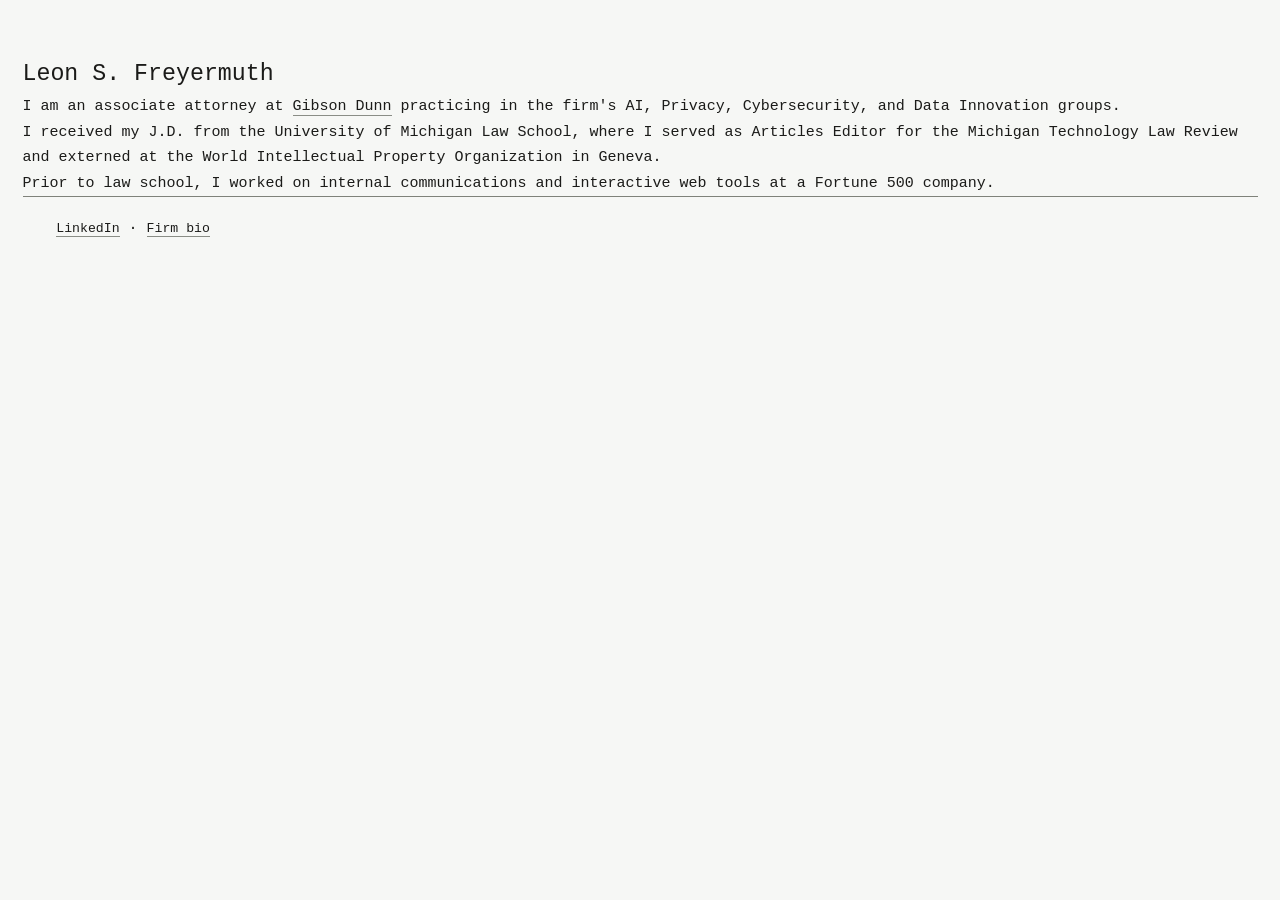
<file: index.html>
<!DOCTYPE html>
<html lang="en">
<head>
	<!-- Google tag (gtag.js) -->
	<script async src="https://www.googletagmanager.com/gtag/js?id=G-4BSLJMY8WP"></script>
	<script>
	  window.dataLayer = window.dataLayer || [];
	  function gtag(){dataLayer.push(arguments);}
	  gtag('js', new Date());

	  gtag('config', 'G-4BSLJMY8WP');
	</script>
	  
    <meta charset="UTF-8">
    <meta name="viewport" content="width=device-width, initial-scale=1.0">
    <title>Leon S. Freyermuth</title>

    <meta name="description" content="Leon S. Freyermuth is an associate attorney at Gibson Dunn practicing in the firm's AI, Privacy, Cybersecurity, and Data Innovation groups.">

    <!-- Open Graph -->
    <meta property="og:title" content="Leon S. Freyermuth">
    <meta property="og:description" content="Associate attorney at Gibson Dunn practicing in AI, Privacy, Cybersecurity, and Data Innovation.">
    <meta property="og:type" content="website">
    <meta property="og:url" content="https://leonf.me">
    <meta property="og:image" content="https://leonf.me/assets/headshot.jpg">

    <!-- Twitter Card -->
    <meta name="twitter:card" content="summary">
    <meta name="twitter:title" content="Leon S. Freyermuth">
    <meta name="twitter:description" content="Associate attorney at Gibson Dunn practicing in AI, Privacy, Cybersecurity, and Data Innovation.">
    <meta name="twitter:image" content="https://leonf.me/assets/headshot.jpg">
    <link rel="stylesheet" href="style.css">
    <link rel="icon" type="image/svg+xml" href="./favicon.svg">
</head>
<body>
    <main>
        <h1>Leon S. Freyermuth</h1>

        <p>I am an associate attorney at <a href="https://www.gibsondunn.com">Gibson Dunn</a> practicing in the firm's AI, Privacy, Cybersecurity, and Data Innovation groups.</p>

        <p>I received my J.D. from the University of Michigan Law School, where I served as Articles Editor for the Michigan Technology Law Review and externed at the World Intellectual Property Organization in Geneva.</p>

        <p>Prior to law school, I worked on internal communications and interactive web tools at a Fortune 500 company.</p>

        <footer>
            <p><a href="https://www.linkedin.com/in/leon-freyermuth-99710584/">LinkedIn</a> · <a href="https://www.gibsondunn.com/lawyer/freyermuth-leon-s-g/">Firm bio</a></p>
        </footer>
    </main>
</body>
</html>
</file>
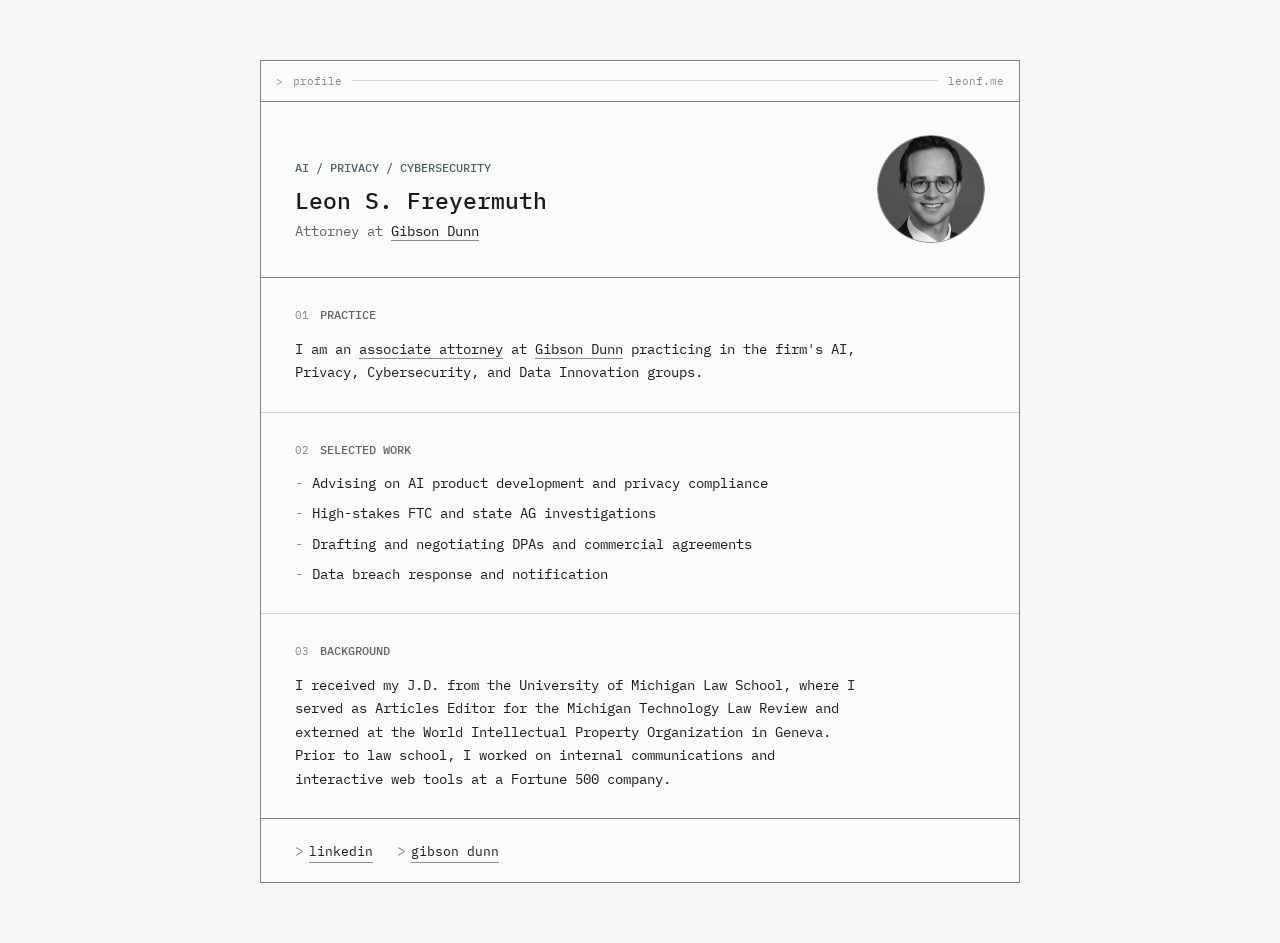
<file: archive/2026-09-05/index.html>
<!DOCTYPE html>
<html lang="en">
<head>
	<!-- Google tag (gtag.js) -->
	<script async src="https://www.googletagmanager.com/gtag/js?id=G-4BSLJMY8WP"></script>
	<script>
	  window.dataLayer = window.dataLayer || [];
	  function gtag(){dataLayer.push(arguments);}
	  gtag('js', new Date());

	  gtag('config', 'G-4BSLJMY8WP');
	</script>
	  
    <meta charset="UTF-8">
    <meta name="viewport" content="width=device-width, initial-scale=1.0">
    <title>Leon S. Freyermuth</title>

    <meta name="description" content="Leon S. Freyermuth is an associate attorney at Gibson Dunn practicing in the firm's AI, Privacy, Cybersecurity, and Data Innovation groups.">

    <!-- Open Graph -->
    <meta property="og:title" content="Leon S. Freyermuth">
    <meta property="og:description" content="Associate attorney at Gibson Dunn practicing in AI, Privacy, Cybersecurity, and Data Innovation.">
    <meta property="og:type" content="website">
    <meta property="og:url" content="https://leonf.me">
    <meta property="og:image" content="https://leonf.me/assets/headshot.jpg">

    <!-- Twitter Card -->
    <meta name="twitter:card" content="summary">
    <meta name="twitter:title" content="Leon S. Freyermuth">
    <meta name="twitter:description" content="Associate attorney at Gibson Dunn practicing in AI, Privacy, Cybersecurity, and Data Innovation.">
    <meta name="twitter:image" content="https://leonf.me/assets/headshot.jpg">
    <link rel="preconnect" href="https://fonts.googleapis.com">
    <link rel="preconnect" href="https://fonts.gstatic.com" crossorigin>
    <link href="https://fonts.googleapis.com/css2?family=IBM+Plex+Mono:wght@400;500&display=swap" rel="stylesheet">
    <link rel="stylesheet" href="style.css">
    <link rel="icon" type="image/svg+xml" href="./favicon.svg">
</head>
<body>
    <main class="site-card">
        <div class="status-line" aria-hidden="true">
            <span class="prompt">&gt;</span>
            <span>profile</span>
            <span class="status-spacer"></span>
            <span>leonf.me</span>
        </div>

        <header class="site-header">
            <div class="header-text">
                <p class="eyebrow">AI / Privacy / Cybersecurity</p>
                <h1>Leon S. Freyermuth</h1>
                <p class="subtitle">Attorney at <a href="https://www.gibsondunn.com/lawyer/freyermuth-leon-s-g/">Gibson Dunn</a></p>
            </div>
            <img src="./assets/headshot.jpg" alt="Leon S. Freyermuth" class="headshot">
        </header>

        <section class="intro" aria-labelledby="intro-heading">
            <div class="section-label">
                <span>01</span>
                <h2 id="intro-heading">Practice</h2>
            </div>
            <p>I am an <a href="https://www.gibsondunn.com/lawyer/freyermuth-leon-s-g/">associate attorney</a> at <a href="https://www.gibsondunn.com">Gibson Dunn</a> practicing in the firm's AI, Privacy, Cybersecurity, and Data Innovation groups.</p>
        </section>

        <section class="detail-section" aria-labelledby="work-heading">
            <div class="section-label">
                <span>02</span>
                <h2 id="work-heading">Selected Work</h2>
            </div>
            <ul class="work-list">
                <li>Advising on AI product development and privacy compliance</li>
                <li>High-stakes FTC and state AG investigations</li>
                <li>Drafting and negotiating DPAs and commercial agreements</li>
                <li>Data breach response and notification</li>
            </ul>
        </section>

        <section class="detail-section" aria-labelledby="background-heading">
            <div class="section-label">
                <span>03</span>
                <h2 id="background-heading">Background</h2>
            </div>
            <p>I received my J.D. from the University of Michigan Law School, where I served as Articles Editor for the Michigan Technology Law Review and externed at the World Intellectual Property Organization in Geneva. Prior to law school, I worked on internal communications and interactive web tools at a Fortune 500 company.</p>
        </section>

        <footer>
            <span class="footer-link"><span class="prompt">&gt;</span> <a href="https://www.linkedin.com/in/leon-freyermuth-99710584/">linkedin</a></span>
            <span class="footer-link"><span class="prompt">&gt;</span> <a href="https://www.gibsondunn.com/lawyer/freyermuth-leon-s-g/">gibson dunn</a></span>
        </footer>
    </main>
</body>
</html>
</file>
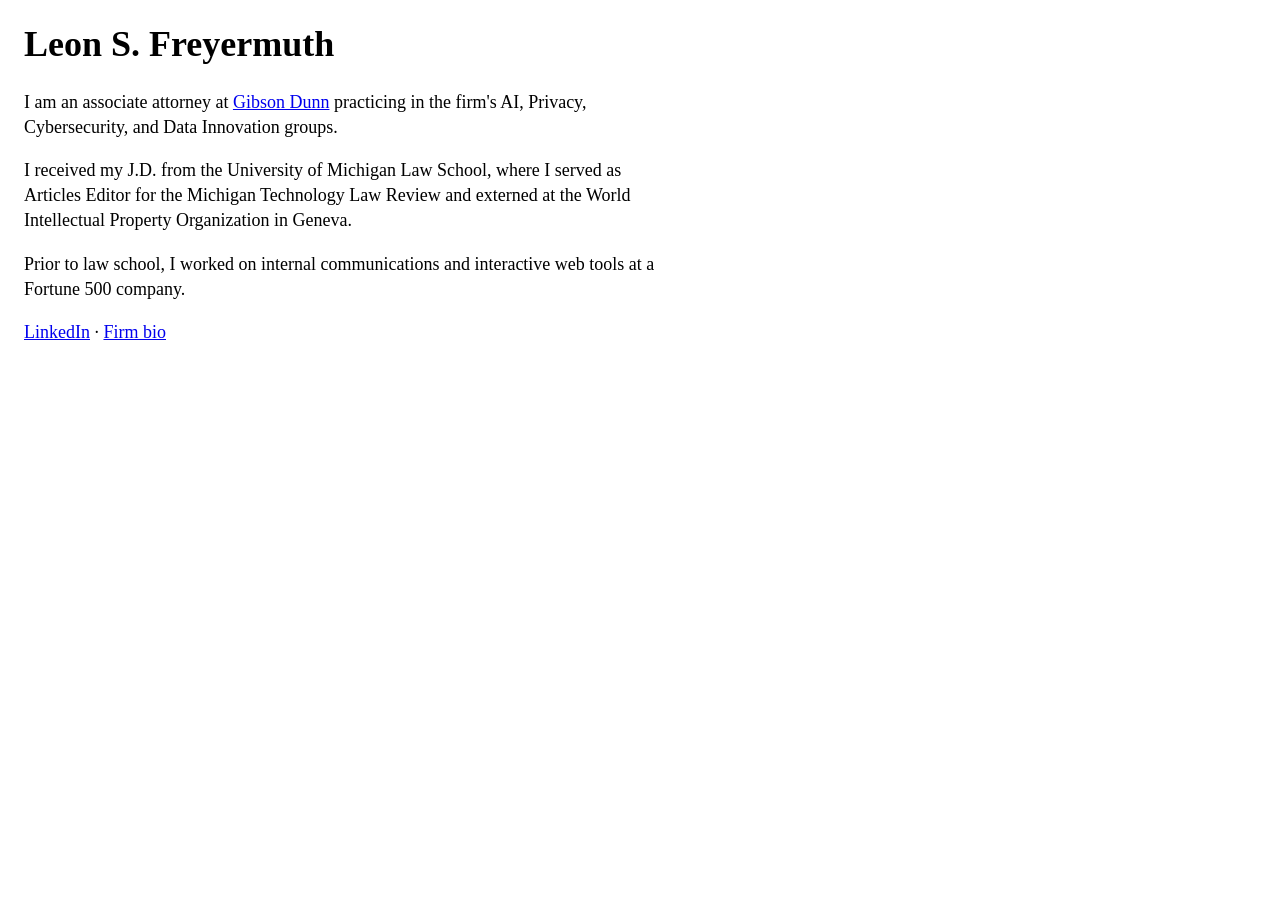
<file: previews/plain/index.html>
<!DOCTYPE html>
<html lang="en">
<head>
    <meta charset="UTF-8">
    <meta name="viewport" content="width=device-width, initial-scale=1.0">
    <meta name="robots" content="noindex">
    <title>Leon S. Freyermuth</title>
    <link rel="stylesheet" href="style.css">
    <link rel="icon" type="image/svg+xml" href="../../favicon.svg">
</head>
<body>
    <main>
        <h1>Leon S. Freyermuth</h1>

        <p>I am an associate attorney at <a href="https://www.gibsondunn.com">Gibson Dunn</a> practicing in the firm's AI, Privacy, Cybersecurity, and Data Innovation groups.</p>

        <p>I received my J.D. from the University of Michigan Law School, where I served as Articles Editor for the Michigan Technology Law Review and externed at the World Intellectual Property Organization in Geneva.</p>

        <p>Prior to law school, I worked on internal communications and interactive web tools at a Fortune 500 company.</p>

        <footer>
            <p><a href="https://www.linkedin.com/in/leon-freyermuth-99710584/">LinkedIn</a> · <a href="https://www.gibsondunn.com/lawyer/freyermuth-leon-s-g/">Firm bio</a></p>
        </footer>
    </main>
</body>
</html>
</file>
<file: style.css>
:root {
    --bg: #f6f7f5;
    --panel: #fbfbf9;
    --text: #1b1b19;
    --muted: #62645f;
    --quiet: #8a8d86;
    --rule: #7f827a;
    --rule-soft: #d5d8d0;
    --accent: #4f6168;
}

* {
    margin: 0;
    padding: 0;
    box-sizing: border-box;
}

html {
    font-family: 'IBM Plex Mono', 'Courier New', Courier, monospace;
    font-size: 15px;
    line-height: 1.7;
    color: var(--text);
    background-color: var(--bg);
}

body {
    min-height: 100vh;
    display: flex;
    justify-content: center;
    align-items: flex-start;
    padding: 4rem 1.5rem;
}

.site-card {
    width: 100%;
    max-width: 760px;
    border: 1px solid var(--rule);
    background-color: var(--panel);
}

.status-line {
    min-height: 2.7rem;
    padding: 0.75rem 1rem;
    display: flex;
    gap: 0.65rem;
    align-items: center;
    border-bottom: 1px solid var(--rule);
    color: var(--quiet);
    font-size: 0.75rem;
    line-height: 1.2;
    text-transform: lowercase;
}

.status-spacer {
    height: 1px;
    flex: 1;
    background-color: var(--rule-soft);
}

.site-header {
    padding: 2.25rem;
    display: grid;
    grid-template-columns: 1fr auto;
    gap: 2rem;
    align-items: end;
    border-bottom: 1px solid var(--rule);
}

.header-text {
    max-width: 32rem;
    text-align: left;
}

.eyebrow {
    margin-bottom: 0.55rem;
    color: var(--accent);
    font-size: 0.78rem;
    font-weight: 500;
    text-transform: uppercase;
}

.headshot {
    width: 108px;
    height: 108px;
    border: 1px solid var(--rule);
    border-radius: 50%;
    object-fit: cover;
    object-position: center 20%;
    filter: grayscale(100%);
    flex-shrink: 0;
}

h1 {
    margin-bottom: 0.35rem;
    font-size: 1.55rem;
    font-weight: 500;
    line-height: 1.25;
}

h2 {
    color: var(--muted);
    font-size: 0.78rem;
    font-weight: 500;
    line-height: 1.4;
    text-transform: uppercase;
}

.subtitle {
    color: var(--muted);
    font-size: 0.9rem;
}

.intro,
.detail-section {
    padding: 1.8rem 2.25rem;
}

.detail-section {
    border-top: 1px solid var(--rule-soft);
}

.section-label {
    margin-bottom: 0.9rem;
    display: flex;
    gap: 0.75rem;
    align-items: baseline;
}

.section-label span {
    color: var(--quiet);
    font-size: 0.75rem;
}

.intro p,
.detail-section p {
    max-width: 38rem;
    color: var(--text);
    font-size: 0.92rem;
}

.work-list {
    max-width: 40rem;
    list-style: none;
    color: var(--text);
    font-size: 0.92rem;
}

.work-list li {
    position: relative;
    padding-left: 1.15rem;
    margin-bottom: 0.45rem;
}

.work-list li:last-child {
    margin-bottom: 0;
}

.work-list li::before {
    content: "-";
    position: absolute;
    left: 0;
    color: var(--quiet);
}

a {
    color: var(--text);
    text-decoration: none;
    border-bottom: 1px solid var(--quiet);
}

a:hover {
    border-bottom-color: var(--text);
}

a:focus-visible {
    outline: 1px solid var(--accent);
    outline-offset: 0.2rem;
}

footer {
    padding: 1.25rem 2.25rem;
    display: flex;
    flex-wrap: wrap;
    gap: 0.65rem 1.6rem;
    border-top: 1px solid var(--rule);
}

footer a {
    font-size: 0.88rem;
}

.footer-link {
    display: inline-flex;
    gap: 0.35rem;
    align-items: baseline;
}

.prompt {
    color: var(--quiet);
}

@media (max-width: 600px) {
    body {
        padding: 1rem;
    }

    .status-line {
        justify-content: center;
        text-align: center;
    }

    .status-spacer {
        display: none;
    }

    .site-header {
        padding: 1.5rem;
        grid-template-columns: 1fr;
        gap: 1rem;
        text-align: center;
    }

    .header-text {
        max-width: none;
        grid-row: 2;
        text-align: center;
    }

    .headshot {
        grid-row: 1;
        justify-self: center;
        width: 96px;
        height: 96px;
    }

    h1 {
        font-size: 1.25rem;
    }

    .intro,
    .detail-section {
        padding: 1.35rem 1.5rem;
    }

    .section-label {
        justify-content: center;
        text-align: center;
    }

    .intro p,
    .detail-section p,
    .work-list {
        font-size: 0.9rem;
    }

    footer {
        padding: 1.2rem 1.5rem;
        justify-content: center;
    }
}

@media (prefers-color-scheme: dark) {
    :root {
        --bg: #0d0d0c;
        --panel: #151514;
        --text: #f1f1ec;
        --muted: #b8bbb3;
        --quiet: #8a8d86;
        --rule: #5b5f57;
        --rule-soft: #30332e;
        --accent: #91a5ad;
    }

    .headshot {
        filter: grayscale(100%) brightness(0.88);
    }
}
</file>
<file: archive/2026-09-05/style.css>
:root {
    --bg: #f6f7f5;
    --panel: #fbfbf9;
    --text: #1b1b19;
    --muted: #62645f;
    --quiet: #8a8d86;
    --rule: #7f827a;
    --rule-soft: #d5d8d0;
    --accent: #4f6168;
}

* {
    margin: 0;
    padding: 0;
    box-sizing: border-box;
}

html {
    font-family: 'IBM Plex Mono', 'Courier New', Courier, monospace;
    font-size: 15px;
    line-height: 1.7;
    color: var(--text);
    background-color: var(--bg);
}

body {
    min-height: 100vh;
    display: flex;
    justify-content: center;
    align-items: flex-start;
    padding: 4rem 1.5rem;
}

.site-card {
    width: 100%;
    max-width: 760px;
    border: 1px solid var(--rule);
    background-color: var(--panel);
}

.status-line {
    min-height: 2.7rem;
    padding: 0.75rem 1rem;
    display: flex;
    gap: 0.65rem;
    align-items: center;
    border-bottom: 1px solid var(--rule);
    color: var(--quiet);
    font-size: 0.75rem;
    line-height: 1.2;
    text-transform: lowercase;
}

.status-spacer {
    height: 1px;
    flex: 1;
    background-color: var(--rule-soft);
}

.site-header {
    padding: 2.25rem;
    display: grid;
    grid-template-columns: 1fr auto;
    gap: 2rem;
    align-items: end;
    border-bottom: 1px solid var(--rule);
}

.header-text {
    max-width: 32rem;
    text-align: left;
}

.eyebrow {
    margin-bottom: 0.55rem;
    color: var(--accent);
    font-size: 0.78rem;
    font-weight: 500;
    text-transform: uppercase;
}

.headshot {
    width: 108px;
    height: 108px;
    border: 1px solid var(--rule);
    border-radius: 50%;
    object-fit: cover;
    object-position: center 20%;
    filter: grayscale(100%);
    flex-shrink: 0;
}

h1 {
    margin-bottom: 0.35rem;
    font-size: 1.55rem;
    font-weight: 500;
    line-height: 1.25;
}

h2 {
    color: var(--muted);
    font-size: 0.78rem;
    font-weight: 500;
    line-height: 1.4;
    text-transform: uppercase;
}

.subtitle {
    color: var(--muted);
    font-size: 0.9rem;
}

.intro,
.detail-section {
    padding: 1.8rem 2.25rem;
}

.detail-section {
    border-top: 1px solid var(--rule-soft);
}

.section-label {
    margin-bottom: 0.9rem;
    display: flex;
    gap: 0.75rem;
    align-items: baseline;
}

.section-label span {
    color: var(--quiet);
    font-size: 0.75rem;
}

.intro p,
.detail-section p {
    max-width: 38rem;
    color: var(--text);
    font-size: 0.92rem;
}

.work-list {
    max-width: 40rem;
    list-style: none;
    color: var(--text);
    font-size: 0.92rem;
}

.work-list li {
    position: relative;
    padding-left: 1.15rem;
    margin-bottom: 0.45rem;
}

.work-list li:last-child {
    margin-bottom: 0;
}

.work-list li::before {
    content: "-";
    position: absolute;
    left: 0;
    color: var(--quiet);
}

a {
    color: var(--text);
    text-decoration: none;
    border-bottom: 1px solid var(--quiet);
}

a:hover {
    border-bottom-color: var(--text);
}

a:focus-visible {
    outline: 1px solid var(--accent);
    outline-offset: 0.2rem;
}

footer {
    padding: 1.25rem 2.25rem;
    display: flex;
    flex-wrap: wrap;
    gap: 0.65rem 1.6rem;
    border-top: 1px solid var(--rule);
}

footer a {
    font-size: 0.88rem;
}

.footer-link {
    display: inline-flex;
    gap: 0.35rem;
    align-items: baseline;
}

.prompt {
    color: var(--quiet);
}

@media (max-width: 600px) {
    body {
        padding: 1rem;
    }

    .status-line {
        justify-content: center;
        text-align: center;
    }

    .status-spacer {
        display: none;
    }

    .site-header {
        padding: 1.5rem;
        grid-template-columns: 1fr;
        gap: 1rem;
        text-align: center;
    }

    .header-text {
        max-width: none;
        grid-row: 2;
        text-align: center;
    }

    .headshot {
        grid-row: 1;
        justify-self: center;
        width: 96px;
        height: 96px;
    }

    h1 {
        font-size: 1.25rem;
    }

    .intro,
    .detail-section {
        padding: 1.35rem 1.5rem;
    }

    .section-label {
        justify-content: center;
        text-align: center;
    }

    .intro p,
    .detail-section p,
    .work-list {
        font-size: 0.9rem;
    }

    footer {
        padding: 1.2rem 1.5rem;
        justify-content: center;
    }
}

@media (prefers-color-scheme: dark) {
    :root {
        --bg: #0d0d0c;
        --panel: #151514;
        --text: #f1f1ec;
        --muted: #b8bbb3;
        --quiet: #8a8d86;
        --rule: #5b5f57;
        --rule-soft: #30332e;
        --accent: #91a5ad;
    }

    .headshot {
        filter: grayscale(100%) brightness(0.88);
    }
}
</file>
<file: previews/plain/style.css>
html {
    color-scheme: light;
    color: #000;
    background: #fff;
    font-family: "Times New Roman", Times, serif;
    font-size: 18px;
    line-height: 1.4;
}

body {
    max-width: 640px;
    margin: 24px;
}

h1 {
    font-size: 2em;
    line-height: 1.15;
}

a {
    color: #0000ee;
    text-decoration: underline;
}

a:visited {
    color: #551a8b;
}

a:active {
    color: #f00;
}

@media (max-width: 600px) {
    body {
        margin: 16px;
    }
}
</file>
